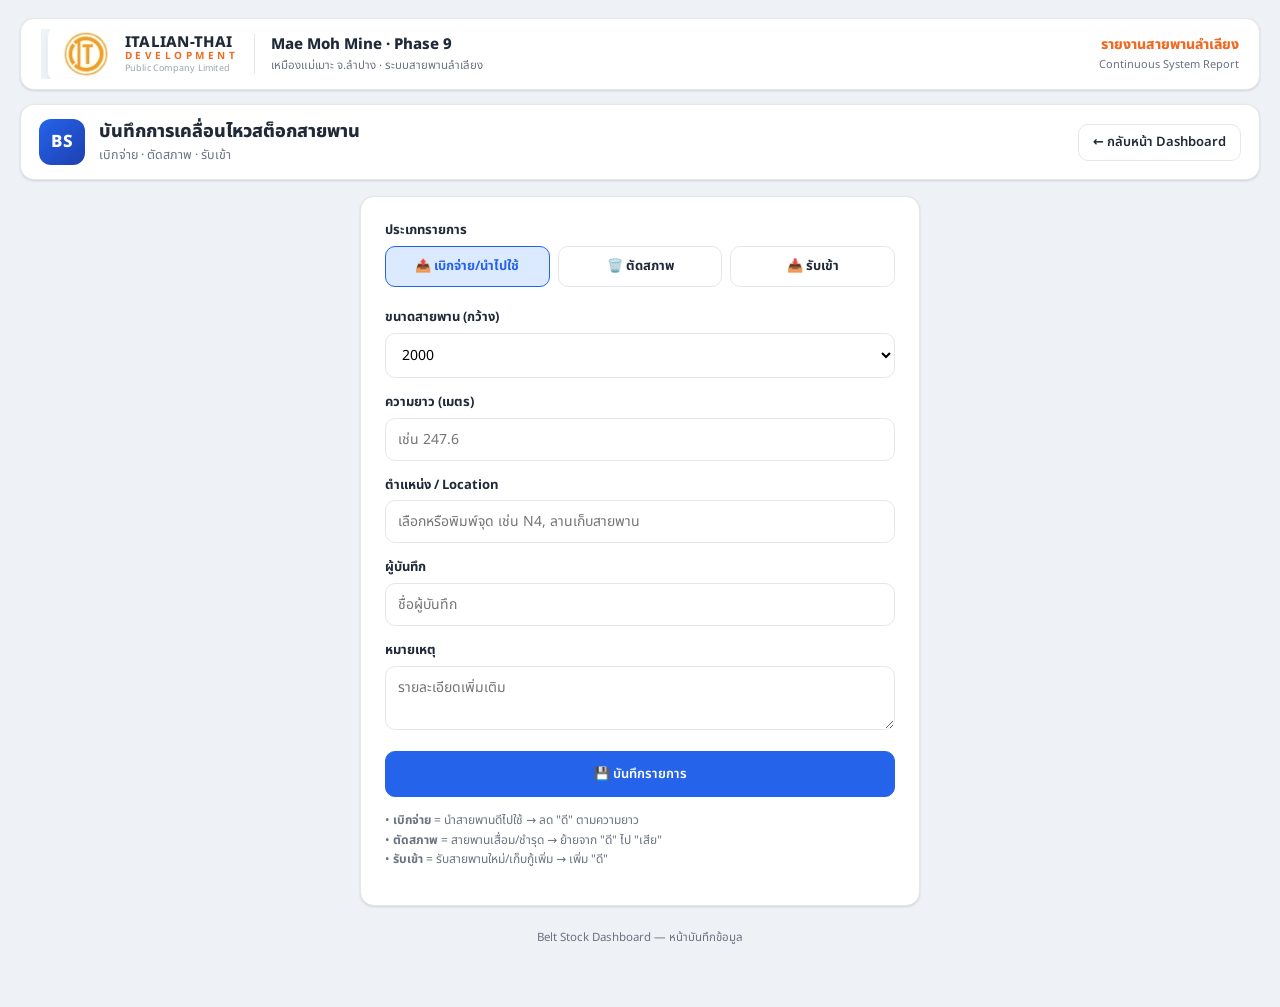
<file: entry.html>
<!DOCTYPE html>
<html lang="th">
<head>
<meta charset="UTF-8">
<meta name="viewport" content="width=device-width, initial-scale=1">
<title>บันทึกเบิกจ่าย / ตัดสภาพ — Belt Stock</title>
<link rel="preconnect" href="https://fonts.googleapis.com">
<link href="https://fonts.googleapis.com/css2?family=Noto+Sans+Thai:wght@400;600;700;800&display=swap" rel="stylesheet">
<link rel="stylesheet" href="assets/styles.css">
</head>
<body>
<div class="wrap">
  <!-- Brand bar -->
  <div class="brandbar">
    <div class="bb-left">
      <img class="bb-logo" src="assets/logo.jpg" alt="Italian-Thai Development">

      <div class="bb-company">
        <div class="bb-co1">ITALIAN-THAI</div>
        <div class="bb-co2">DEVELOPMENT</div>
        <div class="bb-co3">Public Company Limited</div>
      </div>
    </div>
    <div class="bb-divider"></div>
    <div class="bb-center">
      <div class="bb-title">Mae Moh Mine · Phase 9</div>
      <div class="bb-sub">เหมืองแม่เมาะ จ.ลำปาง · ระบบสายพานลำเลียง</div>
    </div>
    <div class="bb-spacer"></div>
    <div class="bb-right">
      <div class="bb-rep-th">รายงานสายพานลำเลียง</div>
      <div class="bb-rep-en">Continuous System Report</div>
    </div>
  </div>

  <div class="topbar">
    <div class="logo">BS</div>
    <div class="brand">
      <h1>บันทึกการเคลื่อนไหวสต็อกสายพาน</h1>
      <p>เบิกจ่าย · ตัดสภาพ · รับเข้า</p>
    </div>
    <div class="spacer"></div>
    <a class="btn" href="index.html">← กลับหน้า Dashboard</a>
  </div>

  <div class="form-card">
    <div id="msg" class="msg hide"></div>

    <form id="entryForm">
      <div class="field">
        <label>ประเภทรายการ</label>
        <div class="seg">
          <label><input type="radio" name="type" value="เบิกจ่าย" checked><span>📤 เบิกจ่าย/นำไปใช้</span></label>
          <label><input type="radio" name="type" value="ตัดสภาพ"><span>🗑️ ตัดสภาพ</span></label>
          <label><input type="radio" name="type" value="รับเข้า"><span>📥 รับเข้า</span></label>
        </div>
      </div>

      <div class="field">
        <label>ขนาดสายพาน (กว้าง)</label>
        <select name="size" id="sizeSel" required>
          <option value="1800">1800</option>
          <option value="2000" selected>2000</option>
          <option value="2000 CR">2000 CR</option>
          <option value="2200">2200</option>
          <option value="2400 CR (DC)">2400 CR (DC)</option>
          <option value="2400 CR (Fine)">2400 CR (Fine)</option>
        </select>
      </div>

      <div class="field">
        <label>ความยาว (เมตร)</label>
        <input type="number" name="length" step="0.1" min="0" placeholder="เช่น 247.6" required>
      </div>

      <div class="field">
        <label>ตำแหน่ง / Location</label>
        <input type="text" name="location" list="locList" placeholder="เลือกหรือพิมพ์จุด เช่น N4, ลานเก็บสายพาน" autocomplete="off">
        <datalist id="locList"></datalist>
      </div>

      <div class="field">
        <label>ผู้บันทึก</label>
        <input type="text" name="by" placeholder="ชื่อผู้บันทึก">
      </div>

      <div class="field">
        <label>หมายเหตุ</label>
        <textarea name="note" rows="2" placeholder="รายละเอียดเพิ่มเติม"></textarea>
      </div>

      <button class="btn primary" type="submit" id="submitBtn" style="width:100%;justify-content:center;padding:12px">
        💾 บันทึกรายการ
      </button>
    </form>

    <p style="color:var(--muted);font-size:12px;margin-top:14px;line-height:1.6">
      • <b>เบิกจ่าย</b> = นำสายพานดีไปใช้ → ลด "ดี" ตามความยาว<br>
      • <b>ตัดสภาพ</b> = สายพานเสื่อม/ชำรุด → ย้ายจาก "ดี" ไป "เสีย"<br>
      • <b>รับเข้า</b> = รับสายพานใหม่/เก็บกู้เพิ่ม → เพิ่ม "ดี"
    </p>
  </div>

  <div class="foot">Belt Stock Dashboard — หน้าบันทึกข้อมูล</div>
</div>

<script src="assets/config.js"></script>
<script>
// เติมรายการจุด/Location ลง datalist จากค่ากลางใน config.js
(function(){
  const dl = document.getElementById("locList");
  (window.LOCATIONS || []).forEach(loc=>{
    const o = document.createElement("option"); o.value = loc; dl.appendChild(o);
  });
})();
const msg = document.getElementById("msg");
function showMsg(text, ok){
  msg.textContent = text;
  msg.className = "msg " + (ok ? "ok" : "err");
}
document.getElementById("entryForm").addEventListener("submit", async function(e){
  e.preventDefault();
  const btn = document.getElementById("submitBtn");
  const fd = new FormData(this);
  const payload = {
    action: "addTxn",
    type: fd.get("type"),
    size: fd.get("size"),
    length: parseFloat(fd.get("length")) || 0,
    location: fd.get("location") || "",
    by: fd.get("by") || "",
    note: fd.get("note") || ""
  };
  if(!window.APP_CONFIG || !window.APP_CONFIG.API_URL){
    showMsg("⚠️ ยังไม่ได้ตั้งค่า API_URL ใน assets/config.js — บันทึกไม่ได้ (ดู README.md)", false);
    return;
  }
  btn.disabled = true; btn.textContent = "กำลังบันทึก…";
  try{
    // ใช้ text/plain เพื่อเลี่ยง CORS preflight ของ Apps Script
    const r = await fetch(window.APP_CONFIG.API_URL, {
      method: "POST",
      headers: { "Content-Type": "text/plain;charset=utf-8" },
      body: JSON.stringify(payload)
    });
    const j = await r.json();
    if(j.ok){
      showMsg("✅ บันทึกสำเร็จ! (" + payload.type + " " + payload.size + " : " + payload.length + " ม.)", true);
      this.reset();
    }else{
      showMsg("❌ ผิดพลาด: " + (j.error || "ไม่ทราบสาเหตุ"), false);
    }
  }catch(err){
    showMsg("❌ เชื่อมต่อไม่ได้: " + err.message, false);
  }finally{
    btn.disabled = false; btn.textContent = "💾 บันทึกรายการ";
  }
});
</script>
</body>
</html>
</file>
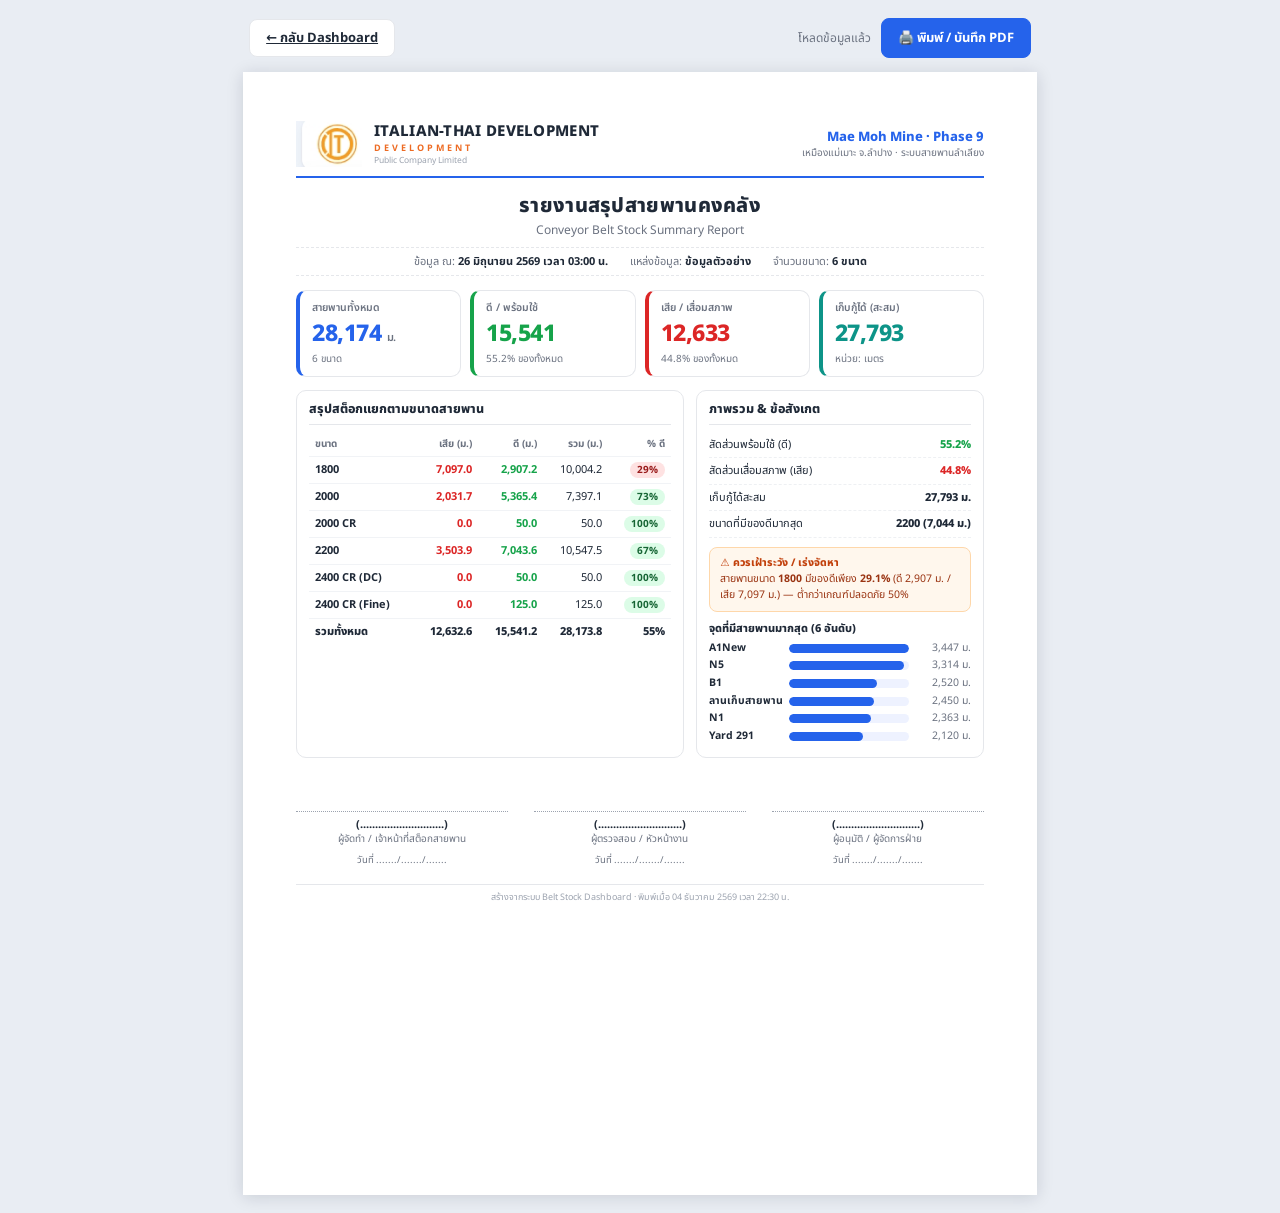
<file: report.html>
<!DOCTYPE html>
<html lang="th">
<head>
<meta charset="UTF-8">
<meta name="viewport" content="width=device-width, initial-scale=1">
<title>รายงานสรุปสายพานคงคลัง — Belt Stock</title>
<link rel="preconnect" href="https://fonts.googleapis.com">
<link href="https://fonts.googleapis.com/css2?family=Noto+Sans+Thai:wght@400;600;700;800&display=swap" rel="stylesheet">
<style>
  *{box-sizing:border-box;margin:0;padding:0}
  :root{
    --ink:#1f2937; --muted:#6b7280; --line:#e5e7eb; --primary:#2563eb;
    --green:#16a34a; --red:#dc2626; --teal:#0d9488; --amber:#d97706;
  }
  body{font-family:'Noto Sans Thai',system-ui,sans-serif;background:#e9edf3;color:var(--ink);
    font-size:12px;line-height:1.4;padding:18px 0}
  /* ---- Toolbar (ไม่พิมพ์) ---- */
  .toolbar{max-width:210mm;margin:0 auto 14px;display:flex;gap:10px;align-items:center;padding:0 6px}
  .toolbar .sp{flex:1}
  .btn{border:1px solid var(--line);background:#fff;border-radius:8px;padding:9px 16px;font-size:13px;
    font-weight:700;cursor:pointer;font-family:inherit;color:var(--ink)}
  .btn.primary{background:var(--primary);color:#fff;border-color:var(--primary)}
  .btn:hover{filter:brightness(.97)}
  /* ---- A4 sheet ---- */
  .sheet{width:210mm;min-height:297mm;margin:0 auto;background:#fff;padding:13mm 14mm;
    box-shadow:0 2px 16px rgba(16,24,40,.14)}
  /* header */
  .r-brand{display:flex;align-items:center;gap:12px;border-bottom:2.5px solid var(--primary);padding-bottom:9px}
  .r-brand img{height:46px;width:auto}
  .r-co1{font-weight:800;font-size:15px;letter-spacing:.3px}
  .r-co2{font-weight:700;font-size:9px;color:#ed6b23;letter-spacing:3px}
  .r-co3{font-size:8.5px;color:#9ca3af}
  .r-brand .sp{flex:1}
  .r-brand .rgt{text-align:right}
  .r-brand .rgt .t1{font-weight:800;font-size:13px;color:var(--primary)}
  .r-brand .rgt .t2{font-size:10px;color:var(--muted)}
  /* title */
  .r-title{text-align:center;margin:14px 0 4px}
  .r-title h1{font-size:20px;font-weight:800;letter-spacing:.3px}
  .r-title .sub{font-size:12px;color:var(--muted);margin-top:2px}
  .r-meta{display:flex;justify-content:center;gap:22px;font-size:11px;color:var(--muted);
    margin:8px 0 14px;border-top:1px dashed var(--line);border-bottom:1px dashed var(--line);padding:6px 0}
  .r-meta b{color:var(--ink)}
  /* KPI */
  .r-kpis{display:grid;grid-template-columns:repeat(4,1fr);gap:9px;margin-bottom:13px}
  .kpi{border:1px solid var(--line);border-radius:10px;padding:10px 12px;border-left-width:4px}
  .kpi .lab{font-size:10.5px;color:var(--muted);font-weight:600}
  .kpi .val{font-size:23px;font-weight:800;letter-spacing:-.5px;margin-top:2px}
  .kpi .un{font-size:11px;font-weight:600;color:var(--muted)}
  .kpi .sub{font-size:10px;color:var(--muted);margin-top:2px}
  .k-all{border-left-color:var(--primary)} .k-all .val{color:var(--primary)}
  .k-good{border-left-color:var(--green)} .k-good .val{color:var(--green)}
  .k-bad{border-left-color:var(--red)} .k-bad .val{color:var(--red)}
  .k-rec{border-left-color:var(--teal)} .k-rec .val{color:var(--teal)}
  /* two columns */
  .r-cols{display:grid;grid-template-columns:1.35fr 1fr;gap:12px;margin-bottom:12px}
  .panel{border:1px solid var(--line);border-radius:10px;padding:10px 12px}
  .panel h3{font-size:12.5px;font-weight:800;margin-bottom:7px;padding-bottom:5px;border-bottom:1px solid var(--line)}
  table{width:100%;border-collapse:collapse;font-size:11px}
  th,td{padding:5px 6px;text-align:right;border-bottom:1px solid #f1f3f6}
  th{color:var(--muted);font-weight:700;font-size:10px}
  th.l,td.l{text-align:left}
  tfoot td{font-weight:800;border-top:1.5px solid var(--line);border-bottom:none}
  .txt-g{color:var(--green);font-weight:700} .txt-r{color:var(--red);font-weight:700}
  .pill{display:inline-block;padding:1px 7px;border-radius:999px;font-size:10px;font-weight:700}
  .p-g{background:#dcfce7;color:#166534} .p-a{background:#fef3c7;color:#92400e} .p-r{background:#fee2e2;color:#991b1b}
  /* insight */
  .ins{font-size:11px;line-height:1.6}
  .ins .row{display:flex;justify-content:space-between;padding:4px 0;border-bottom:1px dashed #eef0f3}
  .ins .row b{font-weight:800}
  .warn{background:#fff7ed;border:1px solid #fed7aa;border-radius:8px;padding:8px 10px;margin-top:9px;
    font-size:10.5px;color:#9a3412;line-height:1.5}
  .warn .h{font-weight:800;color:#c2410c}
  .toploc{margin-top:9px}
  .toploc .lrow{display:flex;align-items:center;gap:6px;font-size:10.5px;margin:3px 0}
  .toploc .nm{width:74px;flex:none;font-weight:700}
  .toploc .track{flex:1;height:9px;background:#eef2ff;border-radius:5px;overflow:hidden}
  .toploc .track>span{display:block;height:100%;background:var(--primary);border-radius:5px}
  .toploc .mv{width:56px;text-align:right;flex:none;color:var(--muted)}
  /* signature */
  .r-sign{display:grid;grid-template-columns:repeat(3,1fr);gap:26px;margin-top:20px}
  .sign{text-align:center}
  .sign .line{border-bottom:1px dotted #9ca3af;height:34px;margin-bottom:5px}
  .sign .nm{font-size:11px;font-weight:700}
  .sign .role{font-size:10px;color:var(--muted)}
  .sign .dt{font-size:9.5px;color:var(--muted);margin-top:8px}
  .r-foot{margin-top:16px;text-align:center;font-size:9px;color:#9ca3af;border-top:1px solid var(--line);padding-top:6px}
  /* ---- print ---- */
  @page{size:A4 portrait;margin:0}
  @media print{
    body{background:#fff;padding:0}
    .toolbar{display:none}
    .sheet{box-shadow:none;margin:0;width:210mm;min-height:297mm}
  }
</style>
</head>
<body>

<div class="toolbar">
  <a class="btn" href="index.html">← กลับ Dashboard</a>
  <span class="sp"></span>
  <span id="loadState" style="font-size:12px;color:#6b7280"></span>
  <button class="btn primary" onclick="window.print()">🖨️ พิมพ์ / บันทึก PDF</button>
</div>

<div class="sheet" id="sheet">
  <!-- header -->
  <div class="r-brand">
    <img src="assets/logo.jpg" alt="ITD">
    <div>
      <div class="r-co1">ITALIAN-THAI DEVELOPMENT</div>
      <div class="r-co2">DEVELOPMENT</div>
      <div class="r-co3">Public Company Limited</div>
    </div>
    <span class="sp"></span>
    <div class="rgt">
      <div class="t1">Mae Moh Mine · Phase 9</div>
      <div class="t2">เหมืองแม่เมาะ จ.ลำปาง · ระบบสายพานลำเลียง</div>
    </div>
  </div>

  <!-- title -->
  <div class="r-title">
    <h1>รายงานสรุปสายพานคงคลัง</h1>
    <div class="sub">Conveyor Belt Stock Summary Report</div>
  </div>
  <div class="r-meta">
    <div>ข้อมูล ณ: <b id="mDate">—</b></div>
    <div>แหล่งข้อมูล: <b id="mSrc">—</b></div>
    <div>จำนวนขนาด: <b id="mSizes">—</b></div>
  </div>

  <!-- KPI -->
  <div class="r-kpis" id="kpis"></div>

  <!-- columns -->
  <div class="r-cols">
    <div class="panel">
      <h3>สรุปสต็อกแยกตามขนาดสายพาน</h3>
      <table id="tbl">
        <thead><tr>
          <th class="l">ขนาด</th><th>เสีย (ม.)</th><th>ดี (ม.)</th><th>รวม (ม.)</th><th>% ดี</th>
        </tr></thead>
        <tbody></tbody>
        <tfoot></tfoot>
      </table>
    </div>
    <div class="panel">
      <h3>ภาพรวม &amp; ข้อสังเกต</h3>
      <div class="ins" id="ins"></div>
      <div class="warn" id="warn"></div>
      <div class="toploc" id="toploc"></div>
    </div>
  </div>

  <!-- signature -->
  <div class="r-sign">
    <div class="sign"><div class="line"></div><div class="nm">(............................)</div>
      <div class="role">ผู้จัดทำ / เจ้าหน้าที่สต็อกสายพาน</div><div class="dt">วันที่ ......./......./.......</div></div>
    <div class="sign"><div class="line"></div><div class="nm">(............................)</div>
      <div class="role">ผู้ตรวจสอบ / หัวหน้างาน</div><div class="dt">วันที่ ......./......./.......</div></div>
    <div class="sign"><div class="line"></div><div class="nm">(............................)</div>
      <div class="role">ผู้อนุมัติ / ผู้จัดการฝ่าย</div><div class="dt">วันที่ ......./......./.......</div></div>
  </div>

  <div class="r-foot" id="foot">— สร้างจากระบบ Belt Stock Dashboard —</div>
</div>

<script src="assets/config.js"></script>
<script src="assets/sample-data.js"></script>
<script src="assets/locations-data.js"></script>
<script>
const CFG = window.APP_CONFIG || {};
const fmt = (n,d=0)=>(Number(n)||0).toLocaleString("en-US",{minimumFractionDigits:d,maximumFractionDigits:d});
const pct = (a,b)=> b ? a/b*100 : 0;
const sum = (a,f)=>a.reduce((s,x)=>s+(Number(f(x))||0),0);
function thDateTime(iso){
  const d = iso?new Date(iso):new Date();
  if(isNaN(d)) return "—";
  return d.toLocaleDateString("th-TH",{day:"2-digit",month:"long",year:"numeric"}) +
    " เวลา " + d.toLocaleTimeString("th-TH",{hour:"2-digit",minute:"2-digit"}) + " น.";
}

async function load(){
  let data=null, src="ข้อมูลตัวอย่าง";
  if(CFG.API_URL){
    try{
      const r = await fetch(CFG.API_URL + (CFG.API_URL.includes("?")?"&":"?") + "t=" + Date.now());
      if(r.ok){ data = await r.json(); src="เชื่อมต่อ Realtime (Google Sheet)"; }
    }catch(e){}
  }
  if(!data) data = window.SAMPLE_DATA;
  render(data, src);
  document.getElementById("loadState").textContent = "โหลดข้อมูลแล้ว";
}

function render(j, src){
  const stock = (j.stock||[]).map(s=>({size:String(s.size),good:+s.good||0,damaged:+s.damaged||0,recovered:+s.recovered||0}));
  const tGood=sum(stock,s=>s.good), tDmg=sum(stock,s=>s.damaged), tRec=sum(stock,s=>s.recovered);
  const tAll=tGood+tDmg;

  document.getElementById("mDate").textContent = thDateTime(j.updatedAt);
  document.getElementById("mSrc").textContent = src;
  document.getElementById("mSizes").textContent = stock.length + " ขนาด";

  document.getElementById("kpis").innerHTML = `
    <div class="kpi k-all"><div class="lab">สายพานทั้งหมด</div><div class="val">${fmt(tAll)} <span class="un">ม.</span></div><div class="sub">${stock.length} ขนาด</div></div>
    <div class="kpi k-good"><div class="lab">ดี / พร้อมใช้</div><div class="val">${fmt(tGood)}</div><div class="sub">${fmt(pct(tGood,tAll),1)}% ของทั้งหมด</div></div>
    <div class="kpi k-bad"><div class="lab">เสีย / เสื่อมสภาพ</div><div class="val">${fmt(tDmg)}</div><div class="sub">${fmt(pct(tDmg,tAll),1)}% ของทั้งหมด</div></div>
    <div class="kpi k-rec"><div class="lab">เก็บกู้ได้ (สะสม)</div><div class="val">${fmt(tRec)}</div><div class="sub">หน่วย: เมตร</div></div>`;

  // table
  const tb=document.querySelector("#tbl tbody"); tb.innerHTML="";
  stock.forEach(s=>{
    const all=s.good+s.damaged, p=pct(s.good,all);
    tb.innerHTML += `<tr><td class="l"><b>${s.size}</b></td>
      <td class="txt-r">${fmt(s.damaged,1)}</td><td class="txt-g">${fmt(s.good,1)}</td>
      <td>${fmt(all,1)}</td><td><span class="pill ${p>=60?'p-g':(p>=40?'p-a':'p-r')}">${fmt(p,0)}%</span></td></tr>`;
  });
  document.querySelector("#tbl tfoot").innerHTML = `<tr><td class="l">รวมทั้งหมด</td>
    <td>${fmt(tDmg,1)}</td><td>${fmt(tGood,1)}</td><td>${fmt(tAll,1)}</td><td>${fmt(pct(tGood,tAll),0)}%</td></tr>`;

  // insight
  const worst = stock.slice().filter(s=>s.good+s.damaged>0).sort((a,b)=>pct(a.good,a.good+a.damaged)-pct(b.good,b.good+b.damaged))[0];
  document.getElementById("ins").innerHTML = `
    <div class="row"><span>สัดส่วนพร้อมใช้ (ดี)</span><b class="txt-g">${fmt(pct(tGood,tAll),1)}%</b></div>
    <div class="row"><span>สัดส่วนเสื่อมสภาพ (เสีย)</span><b class="txt-r">${fmt(pct(tDmg,tAll),1)}%</b></div>
    <div class="row"><span>เก็บกู้ได้สะสม</span><b>${fmt(tRec)} ม.</b></div>
    <div class="row"><span>ขนาดที่มีของดีมากสุด</span><b>${bestSize(stock)}</b></div>`;

  if(worst){
    const wp=pct(worst.good,worst.good+worst.damaged);
    document.getElementById("warn").innerHTML =
      `<span class="h">⚠ ควรเฝ้าระวัง / เร่งจัดหา</span><br>สายพานขนาด <b>${worst.size}</b> มีของดีเพียง <b>${fmt(wp,1)}%</b> `
      + `(ดี ${fmt(worst.good,0)} ม. / เสีย ${fmt(worst.damaged,0)} ม.) — ต่ำกว่าเกณฑ์ปลอดภัย 50%`;
  }

  // top locations by stored length (snapshot)
  const locs = (window.LOCATION_STOCK||[]).map(r=>({loc:r.loc, m:sum(Object.keys(r.bySize),k=>r.bySize[k])}))
    .sort((a,b)=>b.m-a.m).slice(0,6);
  const maxM = locs.length?locs[0].m:1;
  document.getElementById("toploc").innerHTML =
    `<div style="font-weight:800;font-size:11px;margin-bottom:4px">จุดที่มีสายพานมากสุด (6 อันดับ)</div>` +
    locs.map(l=>`<div class="lrow"><span class="nm">${l.loc}</span>
      <span class="track"><span style="width:${l.m/maxM*100}%"></span></span>
      <span class="mv">${fmt(l.m,0)} ม.</span></div>`).join("");

  document.getElementById("foot").textContent =
    "สร้างจากระบบ Belt Stock Dashboard · พิมพ์เมื่อ " + thDateTime(new Date().toISOString());
}
function bestSize(stock){
  const b = stock.slice().sort((a,b)=>b.good-a.good)[0];
  return b ? (b.size+" ("+fmt(b.good,0)+" ม.)") : "—";
}
load();
</script>
</body>
</html>
</file>
<file: assets/styles.css>
:root{
  --bg:#eef1f6; --card:#ffffff; --ink:#1f2937; --muted:#6b7280;
  --line:#e5e7eb; --primary:#2563eb; --primary-d:#1e40af;
  --green:#16a34a; --green-bg:#dcfce7; --red:#dc2626; --red-bg:#fee2e2;
  --amber:#d97706; --amber-bg:#fef3c7; --teal:#0d9488; --teal-bg:#ccfbf1;
  --blue-bg:#dbeafe; --shadow:0 1px 3px rgba(16,24,40,.08),0 1px 2px rgba(16,24,40,.06);
  --radius:14px;
}
*{box-sizing:border-box}
html,body{margin:0;padding:0}
body{
  font-family:'Noto Sans Thai','Inter',system-ui,-apple-system,'Segoe UI',sans-serif;
  background:var(--bg); color:var(--ink); font-size:14px; line-height:1.45;
}
a{color:inherit;text-decoration:none}
.wrap{max-width:1320px;margin:0 auto;padding:18px 20px 60px}

/* ---------- Brand bar (ITALIAN-THAI) ---------- */
.brandbar{display:flex;align-items:center;gap:16px;background:#fff;border:1px solid var(--line);
  border-radius:var(--radius);box-shadow:var(--shadow);padding:10px 20px;margin-bottom:14px}
.bb-left{display:flex;align-items:center;gap:12px}
.bb-logo{height:50px;width:auto;flex:none;display:block}
.bb-company{line-height:1.08}
.bb-co1{font-weight:800;font-size:15px;color:#1f2937;letter-spacing:.3px}
.bb-co2{font-weight:700;font-size:10px;color:#ed6b23;letter-spacing:3.5px}
.bb-co3{font-size:9px;color:#9ca3af;margin-top:2px;letter-spacing:.2px}
.bb-divider{width:1px;align-self:stretch;background:var(--line);margin:5px 0}
.bb-center .bb-title{font-weight:800;font-size:15px;color:#1f2937}
.bb-center .bb-sub{font-size:11.5px;color:var(--muted);margin-top:2px}
.bb-spacer{flex:1}
.bb-right{text-align:right}
.bb-rep-th{font-weight:800;font-size:14px;color:#ed6b23}
.bb-rep-en{font-size:11px;color:var(--muted);margin-top:2px}
@media(max-width:820px){.bb-center,.bb-divider{display:none}}
@media(max-width:520px){.bb-co3{display:none}}

/* ---------- Header ---------- */
.topbar{display:flex;align-items:center;gap:14px;flex-wrap:wrap;
  background:var(--card);border:1px solid var(--line);border-radius:var(--radius);
  padding:14px 18px;box-shadow:var(--shadow);margin-bottom:16px}
.logo{width:46px;height:46px;border-radius:12px;background:linear-gradient(135deg,#2563eb,#1e40af);
  color:#fff;display:grid;place-items:center;font-weight:800;font-size:17px;letter-spacing:.5px}
.brand h1{font-size:18px;margin:0;font-weight:800}
.brand p{margin:2px 0 0;color:var(--muted);font-size:12.5px}
.spacer{flex:1}
.status{display:flex;align-items:center;gap:8px;font-size:12px;color:var(--muted)}
.dot{width:9px;height:9px;border-radius:50%;background:var(--green);box-shadow:0 0 0 3px var(--green-bg)}
.dot.off{background:var(--amber);box-shadow:0 0 0 3px var(--amber-bg)}
.btn{border:1px solid var(--line);background:#fff;border-radius:10px;padding:8px 14px;
  font-family:inherit;font-size:13px;font-weight:600;cursor:pointer;display:inline-flex;
  align-items:center;gap:7px;color:var(--ink);transition:.15s}
.btn:hover{background:#f8fafc;border-color:#cbd5e1}
.btn.primary{background:var(--primary);color:#fff;border-color:var(--primary)}
.btn.primary:hover{background:var(--primary-d)}

/* ---------- Tabs ---------- */
.tabs{display:flex;gap:6px;margin-bottom:16px;border-bottom:2px solid var(--line)}
.tab{padding:10px 18px;font-weight:700;font-size:14.5px;color:var(--muted);cursor:pointer;
  border-bottom:3px solid transparent;margin-bottom:-2px;transition:.15s}
.tab:hover{color:var(--ink)}
.tab.active{color:var(--primary);border-bottom-color:var(--primary)}

/* ---------- KPI cards ---------- */
.kpis{display:grid;grid-template-columns:repeat(auto-fit,minmax(210px,1fr));gap:14px;margin-bottom:16px}
.kpi{background:var(--card);border:1px solid var(--line);border-radius:var(--radius);
  padding:16px 18px;box-shadow:var(--shadow);position:relative;overflow:hidden}
.kpi .lab{font-size:12.5px;color:var(--muted);font-weight:600;margin-bottom:6px}
.kpi .val{font-size:26px;font-weight:800;letter-spacing:-.5px}
.kpi .sub{font-size:11.5px;color:var(--muted);margin-top:4px}
.kpi.feat{background:linear-gradient(135deg,#2563eb,#1e40af);color:#fff;border:none}
.kpi.feat .lab,.kpi.feat .sub{color:#dbeafe}
.kpi .bar{height:7px;border-radius:6px;background:#eef2ff;margin-top:9px;overflow:hidden}
.kpi .bar>span{display:block;height:100%;border-radius:6px;background:var(--primary)}
.kpi.feat .bar{background:rgba(255,255,255,.25)} .kpi.feat .bar>span{background:#fff}
.accent-g{border-left:4px solid var(--green)} .accent-r{border-left:4px solid var(--red)}
.accent-a{border-left:4px solid var(--amber)} .accent-t{border-left:4px solid var(--teal)}
.kpi.clickable{cursor:pointer;transition:.15s}
.kpi.clickable:hover{box-shadow:0 4px 14px rgba(15,23,42,.12);transform:translateY(-2px)}
.kpi.clickable.active{box-shadow:0 0 0 2px var(--primary)}
.kpi .hint{font-size:11px;color:var(--primary);font-weight:700;margin-top:7px}
.est-badge{display:inline-block;font-size:10px;font-weight:700;color:#92400e;
  background:#fef3c7;border:1px solid #fde68a;border-radius:999px;padding:1px 7px;margin-left:4px;vertical-align:middle}
.est-note{background:#fffbeb;border:1px solid #fde68a;color:#92400e;font-size:13px;
  border-radius:12px;padding:10px 14px;margin-bottom:16px;line-height:1.6}
.est-note.hide{display:none}
.drill-note{background:#fffbeb;border:1px solid #fde68a;color:#92400e;font-size:12px;
  border-radius:8px;padding:8px 12px;margin-bottom:12px;line-height:1.55}
.drill-note.hide{display:none}
.drill-head{display:flex;align-items:center;justify-content:space-between;gap:12px;margin-bottom:12px}
.drill-head h3{margin:0;font-size:16px;font-weight:800}

/* ---------- Filter chips (legacy) ---------- */
.chips{display:flex;gap:8px;flex-wrap:wrap;margin-bottom:14px}
.chip{padding:6px 14px;border-radius:999px;border:1px solid var(--line);background:#fff;
  font-size:13px;font-weight:600;cursor:pointer;color:var(--muted);transition:.15s}
.chip:hover{border-color:#cbd5e1}
.chip.active{background:var(--primary);color:#fff;border-color:var(--primary)}

/* ---------- Filter bar (dropdowns) ---------- */
.filterbar{display:grid;grid-template-columns:repeat(auto-fit,minmax(140px,1fr));
  gap:12px;background:#fff;border:1px solid var(--line);border-radius:14px;
  padding:14px 16px;margin-bottom:16px;box-shadow:0 1px 2px rgba(15,23,42,.04)}
.fb-item{display:flex;flex-direction:column;gap:5px;min-width:0}
.fb-item label{font-size:11px;font-weight:700;color:var(--muted);
  text-transform:uppercase;letter-spacing:.03em}
.fb-item select{width:100%;padding:9px 30px 9px 12px;border:1px solid var(--line);
  border-radius:9px;font-size:13px;font-weight:600;color:var(--ink,#0f172a);background:#fff;
  font-family:inherit;cursor:pointer;transition:.15s;appearance:none;-webkit-appearance:none;
  background-image:url("data:image/svg+xml,%3Csvg xmlns='http://www.w3.org/2000/svg' width='12' height='12' viewBox='0 0 24 24' fill='none' stroke='%2364748b' stroke-width='3' stroke-linecap='round'%3E%3Cpath d='M6 9l6 6 6-6'/%3E%3C/svg%3E");
  background-repeat:no-repeat;background-position:right 11px center}
.fb-item select:hover{border-color:#cbd5e1}
.fb-item select:focus{outline:none;border-color:var(--primary);
  box-shadow:0 0 0 3px rgba(37,99,235,.12)}
.fb-item.changed select{border-color:var(--primary);color:var(--primary)}
.fb-reset{align-self:end}
.fb-reset button{padding:9px 14px;border:1px solid var(--line);border-radius:9px;
  background:#f8fafc;font-size:13px;font-weight:600;color:var(--muted);cursor:pointer;
  font-family:inherit;white-space:nowrap;transition:.15s}
.fb-reset button:hover{border-color:#cbd5e1;color:var(--ink,#0f172a)}

/* ---------- Panels / charts ---------- */
.grid2{display:grid;grid-template-columns:1.25fr 1fr;gap:16px;margin-bottom:16px}
@media(max-width:900px){.grid2{grid-template-columns:1fr}}
.panel{background:var(--card);border:1px solid var(--line);border-radius:var(--radius);
  padding:16px 18px;box-shadow:var(--shadow)}
.panel h3{margin:0 0 12px;font-size:15px;font-weight:800}
.h3-note{font-weight:600;font-size:12px;color:var(--muted)}
.chart-box{position:relative;height:320px}
.chart-box.tall{height:560px}
.minibar{height:7px;border-radius:6px;background:#eef2ff;overflow:hidden;min-width:70px;max-width:140px}
.minibar>span{display:block;height:100%;border-radius:6px;background:var(--primary)}

/* ---------- Table ---------- */
.tbl-wrap{overflow-x:auto}
table{width:100%;border-collapse:collapse;font-size:13px}
th,td{padding:10px 12px;text-align:right;white-space:nowrap}
th:first-child,td:first-child,th.l,td.l{text-align:left}
thead th{background:#f8fafc;color:var(--muted);font-weight:700;border-bottom:2px solid var(--line);
  position:sticky;top:0}
tbody tr{border-bottom:1px solid var(--line)}
tbody tr:hover{background:#f9fafb}
tfoot td{font-weight:800;border-top:2px solid var(--line);background:#f8fafc}
.pill{display:inline-block;padding:3px 10px;border-radius:999px;font-size:12px;font-weight:700}
.p-g{background:var(--green-bg);color:var(--green)} .p-r{background:var(--red-bg);color:var(--red)}
.p-a{background:var(--amber-bg);color:var(--amber)} .p-b{background:var(--blue-bg);color:var(--primary-d)}
.txt-g{color:var(--green);font-weight:700} .txt-r{color:var(--red);font-weight:700}

/* ---------- Misc ---------- */
.hide{display:none!important}
.banner{background:var(--amber-bg);color:#92400e;border:1px solid #fde68a;border-radius:10px;
  padding:10px 14px;font-size:12.5px;margin-bottom:14px;font-weight:600}
.foot{margin-top:24px;color:var(--muted);font-size:11.5px;text-align:center}
.spin{animation:spin 1s linear infinite}
@keyframes spin{to{transform:rotate(360deg)}}

/* ---------- Entry form ---------- */
.form-card{max-width:560px;margin:0 auto;background:var(--card);border:1px solid var(--line);
  border-radius:var(--radius);box-shadow:var(--shadow);padding:24px}
.field{margin-bottom:15px}
.field label{display:block;font-size:13px;font-weight:700;margin-bottom:6px}
.field input,.field select,.field textarea{width:100%;padding:10px 12px;border:1px solid var(--line);
  border-radius:10px;font-family:inherit;font-size:14px;background:#fff}
.field input:focus,.field select:focus,.field textarea:focus{outline:none;border-color:var(--primary);
  box-shadow:0 0 0 3px var(--blue-bg)}
.seg{display:flex;gap:8px}
.seg label{flex:1;text-align:center;padding:10px;border:1px solid var(--line);border-radius:10px;
  cursor:pointer;font-weight:700;font-size:13px}
.seg input{display:none}
.seg input:checked+span{color:var(--primary)}
.seg label:has(input:checked){border-color:var(--primary);background:var(--blue-bg)}
.msg{padding:12px 14px;border-radius:10px;font-weight:600;font-size:13px;margin-bottom:14px}
.msg.ok{background:var(--green-bg);color:#166534} .msg.err{background:var(--red-bg);color:#991b1b}
</file>
